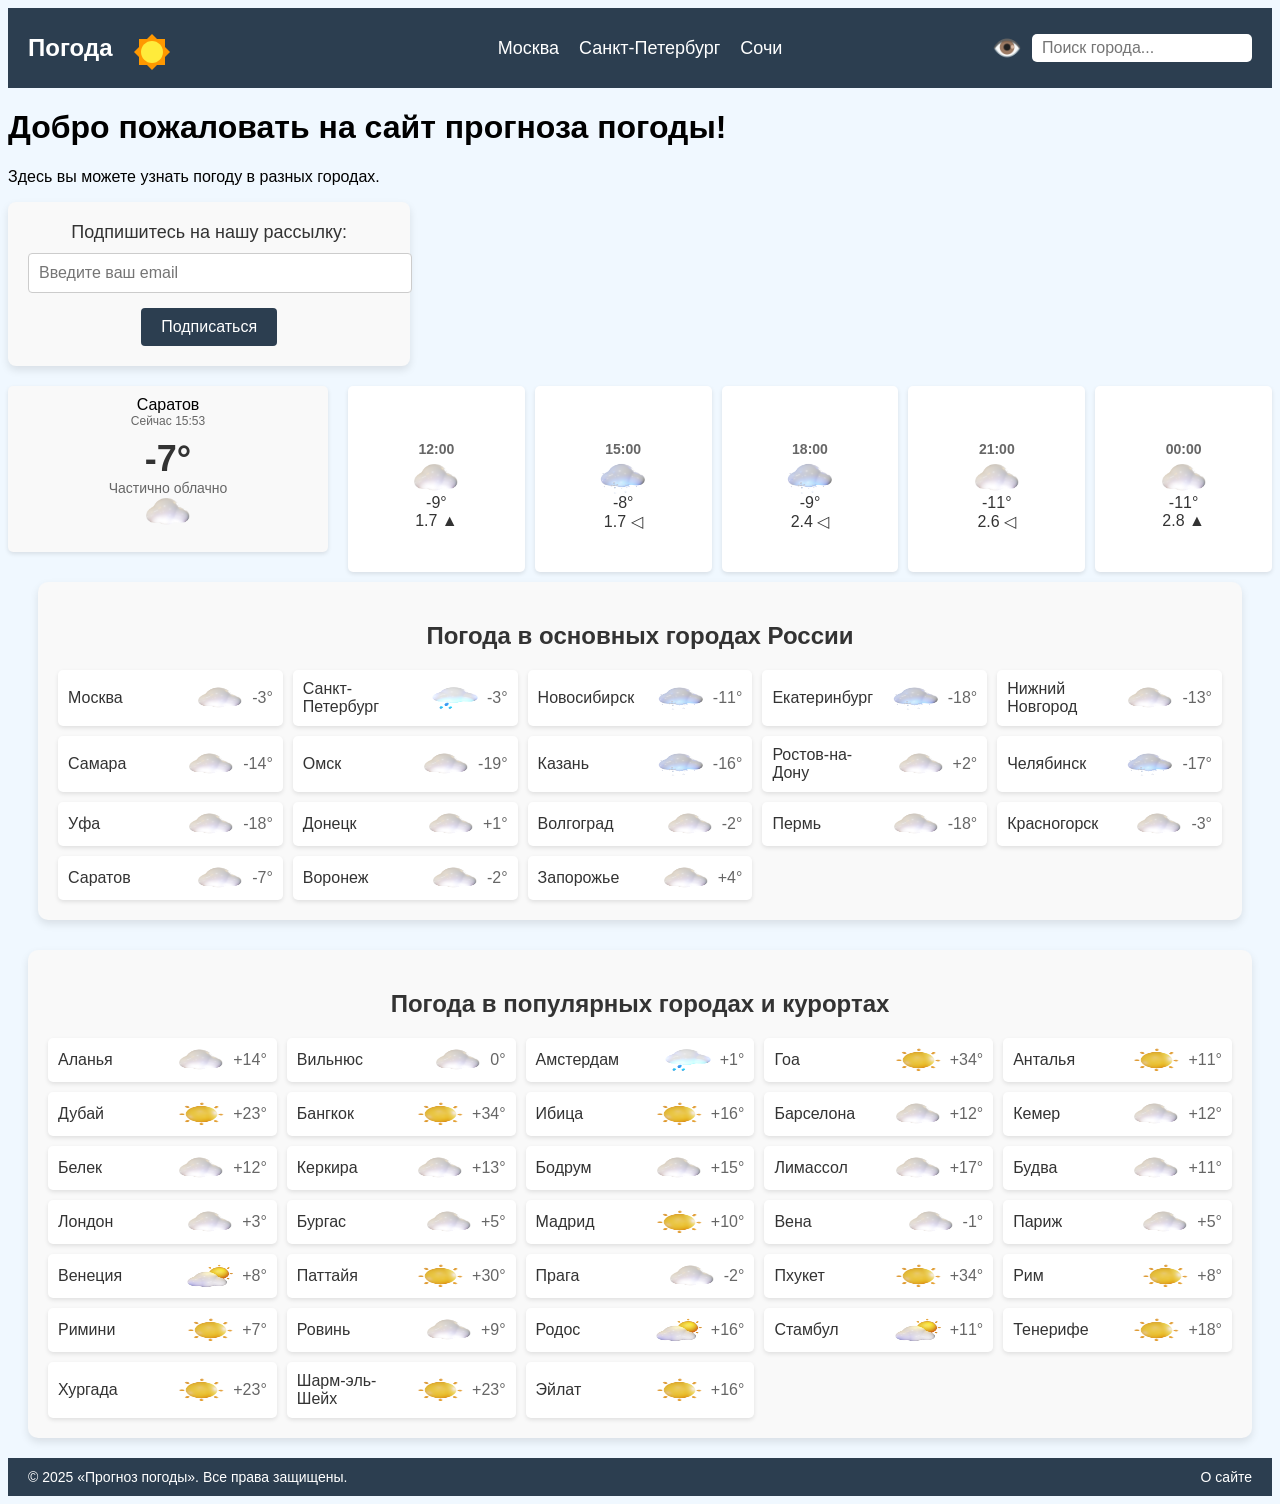
<file: kurs/index.html>
<!DOCTYPE html>
<html lang="en">
<head>
    <meta charset="UTF-8">
    <meta name="viewport" content="width=device-width, initial-scale=1.0">
    <title>Прогноз погоды</title>
    <link rel="stylesheet" href="style.css">
</head>
<body>
    <input type="checkbox" id="accessibilityToggle" hidden>
    <header class="header">
        <div class="logo">
            <a href="index.html">Погода</a>
        </div>
        <div class="header-sun">
            <svg xmlns="http://www.w3.org/2000/svg"  viewBox="0 0 48 48" width="48px" height="48px"><path fill="#FF9800" d="M11 11H37V37H11z"/><path fill="#FF9800" d="M11.272 11.272H36.728V36.728H11.272z" transform="rotate(-45.001 24 24)"/><path fill="#FFEB3B" d="M13,24c0,6.077,4.923,11,11,11c6.076,0,11-4.923,11-11s-4.924-11-11-11C17.923,13,13,17.923,13,24"/></svg>
        </div>
        <nav class="nav">
            <a href="moscow.html">Москва</a>
            <a href="stpeterburg.html">Санкт-Петербург</a>
            <a href="sochi.html">Сочи</a>
        </nav>
        <div class="header-right-group">
            <div class="accessibility">
                <label for="accessibilityToggle" class="accessibility-label" 
                       role="button" 
                       aria-label="Включить режим для слабовидящих">
                    <span>👁️</span>
                </label>
            </div>
            <div class="search">
                <input type="text" placeholder="Поиск города...">
            </div>
        </div>
    </header>

    <div class="content">
        <h1>Добро пожаловать на сайт прогноза погоды!</h1>
        <p>Здесь вы можете узнать погоду в разных городах.</p>
        <div class="subscribe-form">
            <form action="/subscribe" method="POST">
                <label for="email">Подпишитесь на нашу рассылку:</label>
                <input type="email" id="email" name="email" placeholder="Введите ваш email" required>
                <button type="submit">Подписаться</button>
            </form>
        </div>
    </div>

    <div class="weather-container">
        <div class="weather-now-hourly">
            <div class="loc-now">
                <div class="loc-now-t">
                    <div class="loc-now-t-city">Саратов</div>
                    <div class="loc-now-time">Сейчас <span>15:53</span></div>
                </div>
                <div class="loc-now-b">
                    <div class="loc-now-temp">
                        <div class="loc-now-temp-i">
                            <div>-7<span>°</span></div>
                        </div>
                        <div class="loc-now-temp-atm">Частично облачно</div>
                        <img src="icons/cloud/cloud.png" alt="Cloudy" class="weather-icon">
                    </div>
                </div>
            </div>
            <div class="hourly-forecast">
                <div class="hour">
                    <h3>12:00</h3>
                    <img src="icons/cloud/cloud.png" alt="Cloudy" class="weather-icon">
                    <p>-9°</p>
                    <p>1.7 ▲</p>
                </div>
                <div class="hour">
                    <h3>15:00</h3>
                    <img src="icons/cloud/snowy.png" alt="Cloudy" class="weather-icon">
                    <p>-8°</p>
                    <p>1.7 ◁</p>
                </div>
                <div class="hour">
                    <h3>18:00</h3>
                    <img src="icons/cloud/snowy.png" alt="Cloudy" class="weather-icon">
                    <p>-9°</p>
                    <p>2.4 ◁</p>
                </div>
                <div class="hour">
                    <h3>21:00</h3>
                    <img src="icons/cloud/cloud.png" alt="Cloudy" class="weather-icon">
                    <p>-11°</p>
                    <p>2.6 ◁</p>
                </div>
                <div class="hour">
                    <h3>00:00</h3>
                    <img src="icons/cloud/cloud.png" alt="Cloudy" class="weather-icon">
                    <p>-11°</p>
                    <p>2.8 ▲</p>
                </div>
            </div>
        </div>

    <div class="cities-weather">
        <h2>Погода в основных городах России</h2>
        <div class="city-list">
            <div class="city">
                <span class="city-name">Москва</span>
                <img src="icons/cloud/cloud.png" alt="Cloudy" width="48px" height="24px">
                <span class="city-temp">-3°</span>
            </div>
            <div class="city">
                <span class="city-name">Санкт-Петербург</span>
                <img src="icons/cloud/rainy.png" alt="Cloudy" width="48px" height="24px">
                <span class="city-temp">-3°</span>
            </div>
            <div class="city">
                <span class="city-name">Новосибирск</span>
                <img src="icons/cloud/snowy.png" alt="Cloudy" width="48px" height="24px">
                <span class="city-temp">-11°</span>
            </div>
            <div class="city">
                <span class="city-name">Екатеринбург</span>
                <img src="icons/cloud/snowy.png" alt="Cloudy" width="48px" height="24px">
                <span class="city-temp">-18°</span>
            </div>
            <div class="city">
                <span class="city-name">Нижний Новгород</span>
                <img src="icons/cloud/cloud.png" alt="Cloudy" width="48px" height="24px">
                <span class="city-temp">-13°</span>
            </div>
            <div class="city">
                <span class="city-name">Самара</span>
                <img src="icons/cloud/cloud.png" alt="Cloudy" width="48px" height="24px">
                <span class="city-temp">-14°</span>
            </div>
            <div class="city">
                <span class="city-name">Омск</span>
                <img src="icons/cloud/cloud.png" alt="Cloudy" width="48px" height="24px">
                <span class="city-temp">-19°</span>
            </div>
            <div class="city">
                <span class="city-name">Казань</span>
                <img src="icons/cloud/snowy.png" alt="Cloudy" width="48px" height="24px">
                <span class="city-temp">-16°</span>
            </div>
            <div class="city">
                <span class="city-name">Ростов-на-Дону</span>
                <img src="icons/cloud/cloud.png" alt="Cloudy" width="48px" height="24px">
                <span class="city-temp">+2°</span>
            </div>
            <div class="city">
                <span class="city-name">Челябинск</span>
                <img src="icons/cloud/snowy.png" alt="Cloudy" width="48px" height="24px">
                <span class="city-temp">-17°</span>
            </div>
            <div class="city">
                <span class="city-name">Уфа</span>
                <img src="icons/cloud/cloud.png" alt="Cloudy" width="48px" height="24px">
                <span class="city-temp">-18°</span>
            </div>
            <div class="city">
                <span class="city-name">Донецк</span>
                <img src="icons/cloud/cloud.png" alt="Cloudy" width="48px" height="24px">
                <span class="city-temp">+1°</span>
            </div>
            <div class="city">
                <span class="city-name">Волгоград</span>
                <img src="icons/cloud/cloud.png" alt="Cloudy" width="48px" height="24px">
                <span class="city-temp">-2°</span>
            </div>
            <div class="city">
                <span class="city-name">Пермь</span>
                <img src="icons/cloud/cloud.png" alt="Cloudy" width="48px" height="24px">
                <span class="city-temp">-18°</span>
            </div>
            <div class="city">
                <span class="city-name">Красногорск</span>
                <img src="icons/cloud/cloud.png" alt="Cloudy" width="48px" height="24px">
                <span class="city-temp">-3°</span>
            </div>
            <div class="city">
                <span class="city-name">Саратов</span>
                <img src="icons/cloud/cloud.png" alt="Cloudy" width="48px" height="24px">
                <span class="city-temp">-7°</span>
            </div>
            <div class="city">
                <span class="city-name">Воронеж</span>
                <img src="icons/cloud/cloud.png" alt="Cloudy" width="48px" height="24px">
                <span class="city-temp">-2°</span>
            </div>
            <div class="city">
                <span class="city-name">Запорожье</span>
                <img src="icons/cloud/cloud.png" alt="Cloudy" width="48px" height="24px">
                <span class="city-temp">+4°</span>
            </div>
        </div>
    </div>

    <div class="popular-cities">
        <h2>Погода в популярных городах и курортах</h2>
        <div class="city-list">
            <div class="city">
                <span class="city-name">Аланья</span>
                <img src="icons/cloud/cloud.png" alt="Cloudy" width="48px" height="24px">
                <span class="city-temp">+14°</span>
            </div>
            <div class="city">
                <span class="city-name">Вильнюс</span>
                <img src="icons/cloud/cloud.png" alt="Cloudy" width="48px" height="24px">
                <span class="city-temp">0°</span>
            </div>
            <div class="city">
                <span class="city-name">Амстердам</span>
                <img src="icons/cloud/rainy.png" alt="Cloudy" width="48px" height="24px">
                <span class="city-temp">+1°</span>
            </div>
            <div class="city">
                <span class="city-name">Гоа</span>
                <img src="icons/sun/sunny.png" alt="Cloudy" width="48px" height="24px">
                <span class="city-temp">+34°</span>
            </div>
            <div class="city">
                <span class="city-name">Анталья</span>
                <img src="icons/sun/sunny.png" alt="Cloudy" width="48px" height="24px">
                <span class="city-temp">+11°</span>
            </div>
            <div class="city">
                <span class="city-name">Дубай</span>
                <img src="icons/sun/sunny.png" alt="Cloudy" width="48px" height="24px">
                <span class="city-temp">+23°</span>
            </div>
            <div class="city">
                <span class="city-name">Бангкок</span>
                <img src="icons/sun/sunny.png" alt="Cloudy" width="48px" height="24px">
                <span class="city-temp">+34°</span>
            </div>
            <div class="city">
                <span class="city-name">Ибица</span>
                <img src="icons/sun/sunny.png" alt="Cloudy" width="48px" height="24px">
                <span class="city-temp">+16°</span>
            </div>
            <div class="city">
                <span class="city-name">Барселона</span>
                <img src="icons/cloud/cloud.png" alt="Cloudy" width="48px" height="24px">
                <span class="city-temp">+12°</span>
            </div>
            <div class="city">
                <span class="city-name">Кемер</span>
                <img src="icons/cloud/cloud.png" alt="Cloudy" width="48px" height="24px">
                <span class="city-temp">+12°</span>
            </div>
            <div class="city">
                <span class="city-name">Белек</span>
                <img src="icons/cloud/cloud.png" alt="Cloudy" width="48px" height="24px">
                <span class="city-temp">+12°</span>
            </div>
            <div class="city">
                <span class="city-name">Керкира</span>
                <img src="icons/cloud/cloud.png" alt="Cloudy" width="48px" height="24px">
                <span class="city-temp">+13°</span>
            </div>
            <div class="city">
                <span class="city-name">Бодрум</span>
                <img src="icons/cloud/cloud.png" alt="Cloudy" width="48px" height="24px">
                <span class="city-temp">+15°</span>
            </div>
            <div class="city">
                <span class="city-name">Лимассол</span>
                <img src="icons/cloud/cloud.png" alt="Cloudy" width="48px" height="24px">
                <span class="city-temp">+17°</span>
            </div>
            <div class="city">
                <span class="city-name">Будва</span>
                <img src="icons/cloud/cloud.png" alt="Cloudy" width="48px" height="24px">
                <span class="city-temp">+11°</span>
            </div>
            <div class="city">
                <span class="city-name">Лондон</span>
                <img src="icons/cloud/cloud.png" alt="Cloudy" width="48px" height="24px">
                <span class="city-temp">+3°</span>
            </div>
            <div class="city">
                <span class="city-name">Бургас</span>
                <img src="icons/cloud/cloud.png" alt="Cloudy" width="48px" height="24px">
                <span class="city-temp">+5°</span>
            </div>
            <div class="city">
                <span class="city-name">Мадрид</span>
                <img src="icons/sun/sunny.png" alt="Cloudy" width="48px" height="24px">
                <span class="city-temp">+10°</span>
            </div>
            <div class="city">
                <span class="city-name">Вена</span>
                <img src="icons/cloud/cloud.png" alt="Cloudy" width="48px" height="24px">
                <span class="city-temp">-1°</span>
            </div>
            <div class="city">
                <span class="city-name">Париж</span>
                <img src="icons/cloud/cloud.png" alt="Cloudy" width="48px" height="24px">
                <span class="city-temp">+5°</span>
            </div>
            <div class="city">
                <span class="city-name">Венеция</span>
                <img src="icons/sun/cloudy.png" alt="Cloudy" width="48px" height="24px">
                <span class="city-temp">+8°</span>
            </div>
            <div class="city">
                <span class="city-name">Паттайя</span>
                <img src="icons/sun/sunny.png" alt="Cloudy" width="48px" height="24px">
                <span class="city-temp">+30°</span>
            </div>
            <div class="city">
                <span class="city-name">Прага</span>
                <img src="icons/cloud/cloud.png" alt="Cloudy" width="48px" height="24px">
                <span class="city-temp">-2°</span>
            </div>
            <div class="city">
                <span class="city-name">Пхукет</span>
                <img src="icons/sun/sunny.png" alt="Cloudy" width="48px" height="24px">
                <span class="city-temp">+34°</span>
            </div>
            <div class="city">
                <span class="city-name">Рим</span>
                <img src="icons/sun/sunny.png" alt="Cloudy" width="48px" height="24px">
                <span class="city-temp">+8°</span>
            </div>
            <div class="city">
                <span class="city-name">Римини</span>
                <img src="icons/sun/sunny.png" alt="Cloudy" width="48px" height="24px">
                <span class="city-temp">+7°</span>
            </div>
            <div class="city">
                <span class="city-name">Ровинь</span>
                <img src="icons/cloud/cloud.png" alt="Cloudy" width="48px" height="24px">
                <span class="city-temp">+9°</span>
            </div>
            <div class="city">
                <span class="city-name">Родос</span>
                <img src="icons/sun/cloudy.png" alt="Cloudy" width="48px" height="24px">
                <span class="city-temp">+16°</span>
            </div>
            <div class="city">
                <span class="city-name">Стамбул</span>
                <img src="icons/sun/cloudy.png" alt="Cloudy" width="48px" height="24px">
                <span class="city-temp">+11°</span>
            </div>
            <div class="city">
                <span class="city-name">Тенерифе</span>
                <img src="icons/sun/sunny.png" alt="Cloudy" width="48px" height="24px">
                <span class="city-temp">+18°</span>
            </div>
            <div class="city">
                <span class="city-name">Хургада</span>
                <img src="icons/sun/sunny.png" alt="Cloudy" width="48px" height="24px">
                <span class="city-temp">+23°</span>
            </div>
            <div class="city">
                <span class="city-name">Шарм-эль-Шейх</span>
                <img src="icons/sun/sunny.png" alt="Cloudy" width="48px" height="24px">
                <span class="city-temp">+23°</span>
            </div>
            <div class="city">
                <span class="city-name">Эйлат</span>
                <img src="icons/sun/sunny.png" alt="Cloudy" width="48px" height="24px">
                <span class="city-temp">+16°</span>
            </div>
        </div>
    </div>

    <footer class="footer">
        <div class="copyright">
            © 2025 «Прогноз погоды». Все права защищены.
        </div>
        <div class="about">
            <a href="site.html">О сайте</a>
        </div>
    </footer>
</body>
</html>
</file>
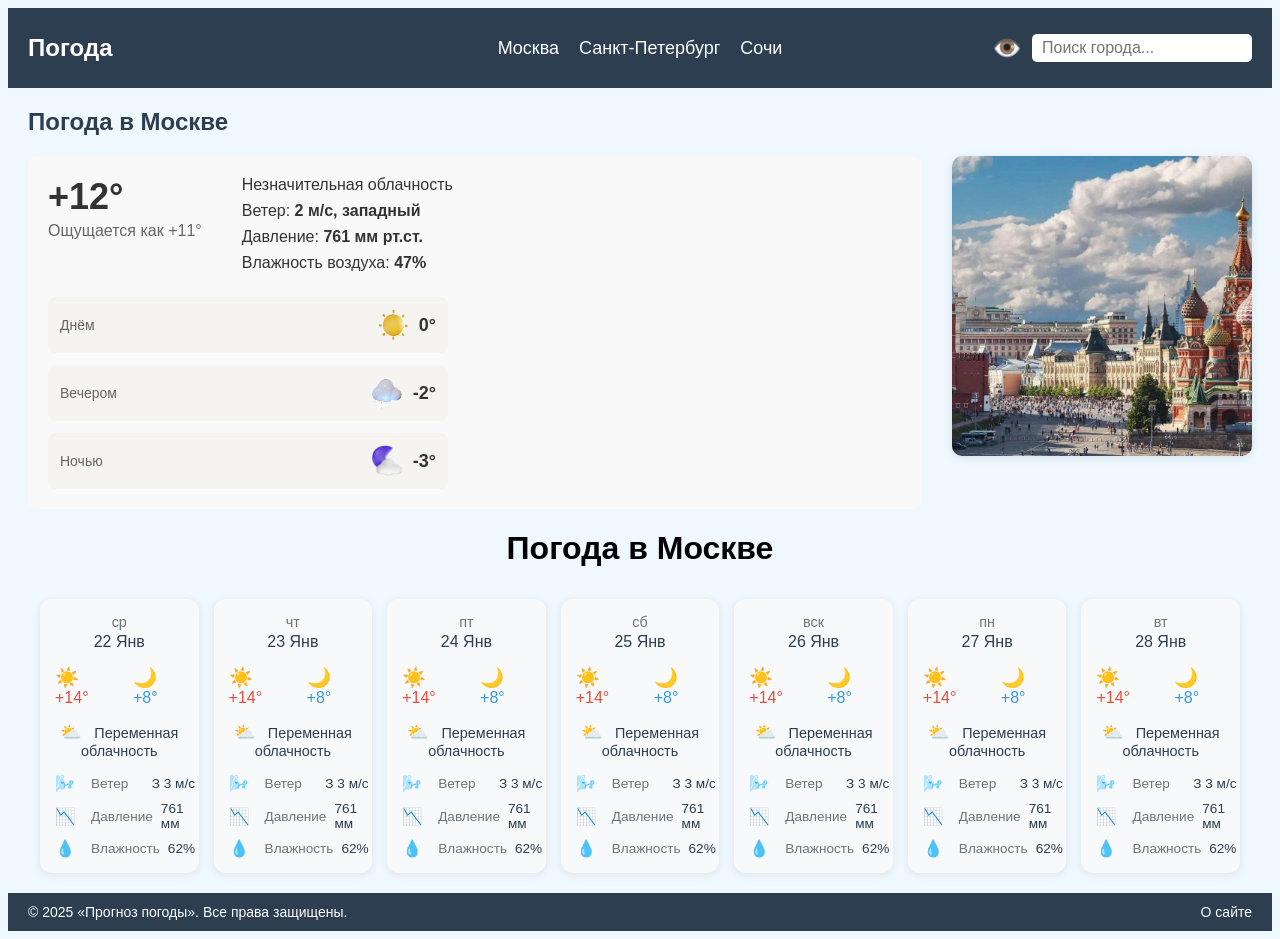
<file: kurs/moscow.html>
<!DOCTYPE html>
<html lang="en">
<head>
    <meta charset="UTF-8">
    <meta name="viewport" content="width=device-width, initial-scale=1.0">
    <title>Прогноз погоды в Москве</title>
    <link rel="stylesheet" href="style.css">
    <link rel="stylesheet" href="city.css">
</head>
<body>
  <input type="checkbox" id="accessibilityToggle" hidden>
    <header class="header">
        <div class="logo">
            <a href="index.html">Погода</a>
        </div>
        <nav class="nav">
            <a href="moscow.html">Москва</a>
            <a href="stpeterburg.html">Санкт-Петербург</a>
            <a href="sochi.html">Сочи</a>
        </nav>
        <div class="header-right-group">
          <div class="accessibility">
              <label for="accessibilityToggle" class="accessibility-label" 
                     role="button" 
                     aria-label="Включить режим для слабовидящих">
                  <span>👁️</span>
              </label>
          </div>
          <div class="search">
              <input type="text" placeholder="Поиск города...">
          </div>
      </div>
    </header>

    <div class="pgname">
        <span>Погода в Москве</span>
    </div>

    <div class="weather-main">
        <div class="last-report">
            <div class="current-temp">
                <div class="temp-block">
                    <span class="temp">+12°</span>
                    <span class="apparent">Ощущается как +11°</span>
                </div>
                
                <ul class="weather-conditions">
                    <li class="condition-descr">Незначительная облачность</li>
                    <li>Ветер: <span class="weather-value">2 м/с, западный</span></li>
                    <li>Давление: <span class="weather-value">761 мм рт.ст.</span></li>
                    <li>Влажность воздуха: <span class="weather-value">47%</span></li>
                </ul>
            </div>

            <div class="ext forecast">
                <ul>
                    <li class="ext-item">
                        <div class="ext-wrap">
                            <span class="ext-time">Днём</span>
                            <div class="icon-temp">
                                <img src="icons/sun/sunny.png" alt="Sunny" class="weather-icon">
                                <span class="ext-cond">0°</span>
                            </div>
                        </div>
                    </li>
                    <li class="ext-item">
                        <div class="ext-wrap">
                            <span class="ext-time">Вечером</span>
                            <div class="icon-temp">
                                <img src="icons/cloud/snowy.png" alt="Sunny" class="weather-icon">
                                <span class="ext-cond">-2°</span>
                            </div>
                        </div>
                    </li>
                    <li class="ext-item">
                        <div class="ext-wrap">
                            <span class="ext-time">Ночью</span>
                            <div class="icon-temp">
                                <img src="icons/moon/cloud.png" alt="Sunny" class="weather-icon">
                                <span class="ext-cond">-3°</span>
                            </div>
                        </div>
                    </li>
                </ul>
            </div>
        </div>

        <img src="moscowfoto.jpg" alt="Москва" class="city-photo">
    </div>

    <h1 class="weather-header">Погода в Москве</h1>
<div class="weather-container">
  <!-- Повторяющийся блок для каждого дня -->
  <div class="weather-card">
    <div class="weather-header">
      <div class="day-abbr" title="Среда">ср</div>
      <div class="date">22 Янв</div>
    </div>
    
    <div class="temperature">
      <div class="day-temp">
        <span class="icon">☀️</span>
        <span class="value">+14°</span>
      </div>
      <div class="night-temp">
        <span class="icon">🌙</span>
        <span class="value">+8°</span>
      </div>
    </div>

    <div class="weather-status">
      <span class="icon">⛅</span>
      Переменная облачность
    </div>

    <div class="weather-details">
      <div class="detail-item">
        <span class="icon">🌬️</span>
        <span class="label">Ветер</span>
        <span class="value">З 3 м/с</span>
      </div>
      <div class="detail-item">
        <span class="icon">📉</span>
        <span class="label">Давление</span>
        <span class="value">761 мм</span>
      </div>
      <div class="detail-item">
        <span class="icon">💧</span>
        <span class="label">Влажность</span>
        <span class="value">62%</span>
      </div>
    </div>
  </div>
  <div class="weather-card">
    <div class="weather-header">
      <div class="day-abbr" title="Четверг">чт</div>
      <div class="date">23 Янв</div>
    </div>
    
    <div class="temperature">
      <div class="day-temp">
        <span class="icon">☀️</span>
        <span class="value">+14°</span>
      </div>
      <div class="night-temp">
        <span class="icon">🌙</span>
        <span class="value">+8°</span>
      </div>
    </div>

    <div class="weather-status">
      <span class="icon">⛅</span>
      Переменная облачность
    </div>

    <div class="weather-details">
      <div class="detail-item">
        <span class="icon">🌬️</span>
        <span class="label">Ветер</span>
        <span class="value">З 3 м/с</span>
      </div>
      <div class="detail-item">
        <span class="icon">📉</span>
        <span class="label">Давление</span>
        <span class="value">761 мм</span>
      </div>
      <div class="detail-item">
        <span class="icon">💧</span>
        <span class="label">Влажность</span>
        <span class="value">62%</span>
      </div>
    </div>
  </div>
  <div class="weather-card">
    <div class="weather-header">
      <div class="day-abbr" title="Пятница">пт</div>
      <div class="date">24 Янв</div>
    </div>
    
    <div class="temperature">
      <div class="day-temp">
        <span class="icon">☀️</span>
        <span class="value">+14°</span>
      </div>
      <div class="night-temp">
        <span class="icon">🌙</span>
        <span class="value">+8°</span>
      </div>
    </div>

    <div class="weather-status">
      <span class="icon">⛅</span>
      Переменная облачность
    </div>

    <div class="weather-details">
      <div class="detail-item">
        <span class="icon">🌬️</span>
        <span class="label">Ветер</span>
        <span class="value">З 3 м/с</span>
      </div>
      <div class="detail-item">
        <span class="icon">📉</span>
        <span class="label">Давление</span>
        <span class="value">761 мм</span>
      </div>
      <div class="detail-item">
        <span class="icon">💧</span>
        <span class="label">Влажность</span>
        <span class="value">62%</span>
      </div>
    </div>
  </div>
  <div class="weather-card">
    <div class="weather-header">
      <div class="day-abbr" title="Суббота">сб</div>
      <div class="date">25 Янв</div>
    </div>
    
    <div class="temperature">
      <div class="day-temp">
        <span class="icon">☀️</span>
        <span class="value">+14°</span>
      </div>
      <div class="night-temp">
        <span class="icon">🌙</span>
        <span class="value">+8°</span>
      </div>
    </div>

    <div class="weather-status">
      <span class="icon">⛅</span>
      Переменная облачность
    </div>

    <div class="weather-details">
      <div class="detail-item">
        <span class="icon">🌬️</span>
        <span class="label">Ветер</span>
        <span class="value">З 3 м/с</span>
      </div>
      <div class="detail-item">
        <span class="icon">📉</span>
        <span class="label">Давление</span>
        <span class="value">761 мм</span>
      </div>
      <div class="detail-item">
        <span class="icon">💧</span>
        <span class="label">Влажность</span>
        <span class="value">62%</span>
      </div>
    </div>
  </div>
  <div class="weather-card">
    <div class="weather-header">
      <div class="day-abbr" title="Воскресенье">вск</div>
      <div class="date">26 Янв</div>
    </div>
    
    <div class="temperature">
      <div class="day-temp">
        <span class="icon">☀️</span>
        <span class="value">+14°</span>
      </div>
      <div class="night-temp">
        <span class="icon">🌙</span>
        <span class="value">+8°</span>
      </div>
    </div>

    <div class="weather-status">
      <span class="icon">⛅</span>
      Переменная облачность
    </div>

    <div class="weather-details">
      <div class="detail-item">
        <span class="icon">🌬️</span>
        <span class="label">Ветер</span>
        <span class="value">З 3 м/с</span>
      </div>
      <div class="detail-item">
        <span class="icon">📉</span>
        <span class="label">Давление</span>
        <span class="value">761 мм</span>
      </div>
      <div class="detail-item">
        <span class="icon">💧</span>
        <span class="label">Влажность</span>
        <span class="value">62%</span>
      </div>
    </div>
  </div>
  <div class="weather-card">
    <div class="weather-header">
      <div class="day-abbr" title="Понедельник">пн</div>
      <div class="date">27 Янв</div>
    </div>
    
    <div class="temperature">
      <div class="day-temp">
        <span class="icon">☀️</span>
        <span class="value">+14°</span>
      </div>
      <div class="night-temp">
        <span class="icon">🌙</span>
        <span class="value">+8°</span>
      </div>
    </div>

    <div class="weather-status">
      <span class="icon">⛅</span>
      Переменная облачность
    </div>

    <div class="weather-details">
      <div class="detail-item">
        <span class="icon">🌬️</span>
        <span class="label">Ветер</span>
        <span class="value">З 3 м/с</span>
      </div>
      <div class="detail-item">
        <span class="icon">📉</span>
        <span class="label">Давление</span>
        <span class="value">761 мм</span>
      </div>
      <div class="detail-item">
        <span class="icon">💧</span>
        <span class="label">Влажность</span>
        <span class="value">62%</span>
      </div>
    </div>
  </div>
  <div class="weather-card">
    <div class="weather-header">
      <div class="day-abbr" title="Вторник">вт</div>
      <div class="date">28 Янв</div>
    </div>
    
    <div class="temperature">
      <div class="day-temp">
        <span class="icon">☀️</span>
        <span class="value">+14°</span>
      </div>
      <div class="night-temp">
        <span class="icon">🌙</span>
        <span class="value">+8°</span>
      </div>
    </div>

    <div class="weather-status">
      <span class="icon">⛅</span>
      Переменная облачность
    </div>

    <div class="weather-details">
      <div class="detail-item">
        <span class="icon">🌬️</span>
        <span class="label">Ветер</span>
        <span class="value">З 3 м/с</span>
      </div>
      <div class="detail-item">
        <span class="icon">📉</span>
        <span class="label">Давление</span>
        <span class="value">761 мм</span>
      </div>
      <div class="detail-item">
        <span class="icon">💧</span>
        <span class="label">Влажность</span>
        <span class="value">62%</span>
      </div>
    </div>
    
  </div>
  
</div>
    <footer class="footer">
        <div class="copyright">
            © 2025 «Прогноз погоды». Все права защищены.
        </div>
        <div class="about">
            <a href="site.html">О сайте</a>
        </div>
    </footer>
</body>
</html>
</file>
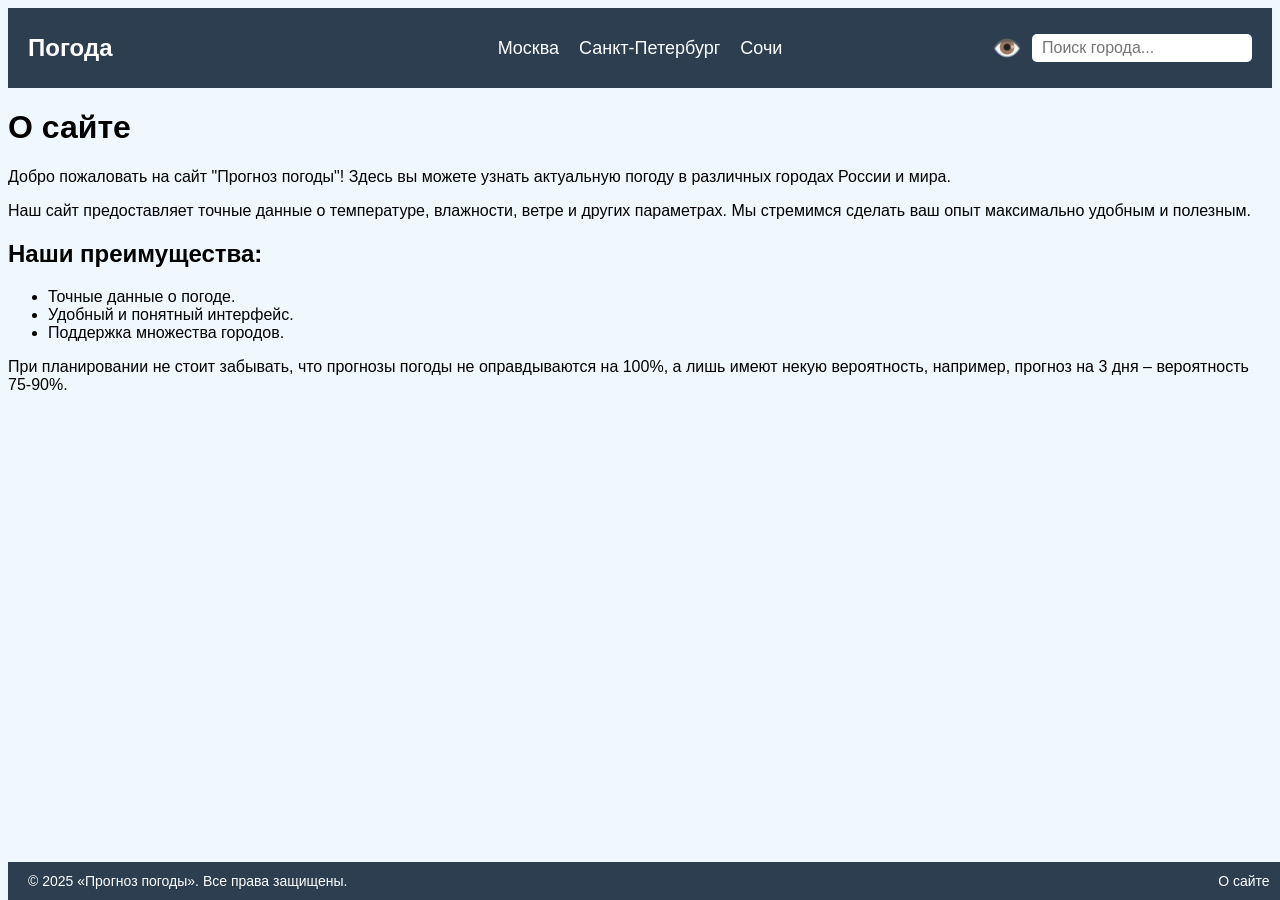
<file: kurs/site.html>
<!DOCTYPE html>
<html lang="en">
<head>
    <meta charset="UTF-8">
    <meta name="viewport" content="width=device-width, initial-scale=1.0">
    <title>О проекте</title>
    <link rel="stylesheet" href="style.css">
    <style>.footer{position: fixed;bottom: 0;width: 97%;}</style>
</head>
<body>
    <input type="checkbox" id="accessibilityToggle" hidden>
    <header class="header">
        <div class="logo">
            <a href="index.html">Погода</a>
        </div>

        <nav class="nav">
            <a href="moscow.html">Москва</a>
            <a href="stpeterburg.html">Санкт-Петербург</a>
            <a href="sochi.html">Сочи</a>
        </nav>

        <div class="header-right-group">
            <div class="accessibility">
                <label for="accessibilityToggle" class="accessibility-label" 
                       role="button" 
                       aria-label="Включить режим для слабовидящих">
                    <span>👁️</span>
                </label>
            </div>
            <div class="search">
                <input type="text" placeholder="Поиск города...">
            </div>
        </div>
    </header>
    <main class="about-content">
        <h1>О сайте</h1>
        <p>
            Добро пожаловать на сайт "Прогноз погоды"! Здесь вы можете узнать актуальную погоду в различных городах России и мира.
        </p>
        <p>
            Наш сайт предоставляет точные данные о температуре, влажности, ветре и других параметрах. Мы стремимся сделать ваш опыт максимально удобным и полезным.
        </p>
        <h2>Наши преимущества:</h2>
        <ul>
            <li>Точные данные о погоде.</li>
            <li>Удобный и понятный интерфейс.</li>
            <li>Поддержка множества городов.</li>
        </ul>
        <p>При планировании не стоит забывать, что прогнозы погоды не оправдываются на 100%, а лишь имеют некую вероятность, например, прогноз на 3 дня – вероятность 75-90%.</p>
    </main>
    <footer class="footer">
        <div class="copyright">
            © 2025 «Прогноз погоды». Все права защищены.
        </div>
        <div class="about">
            <a href="site.html">О сайте</a>
        </div>
    </footer>
</body>
</html>
</file>
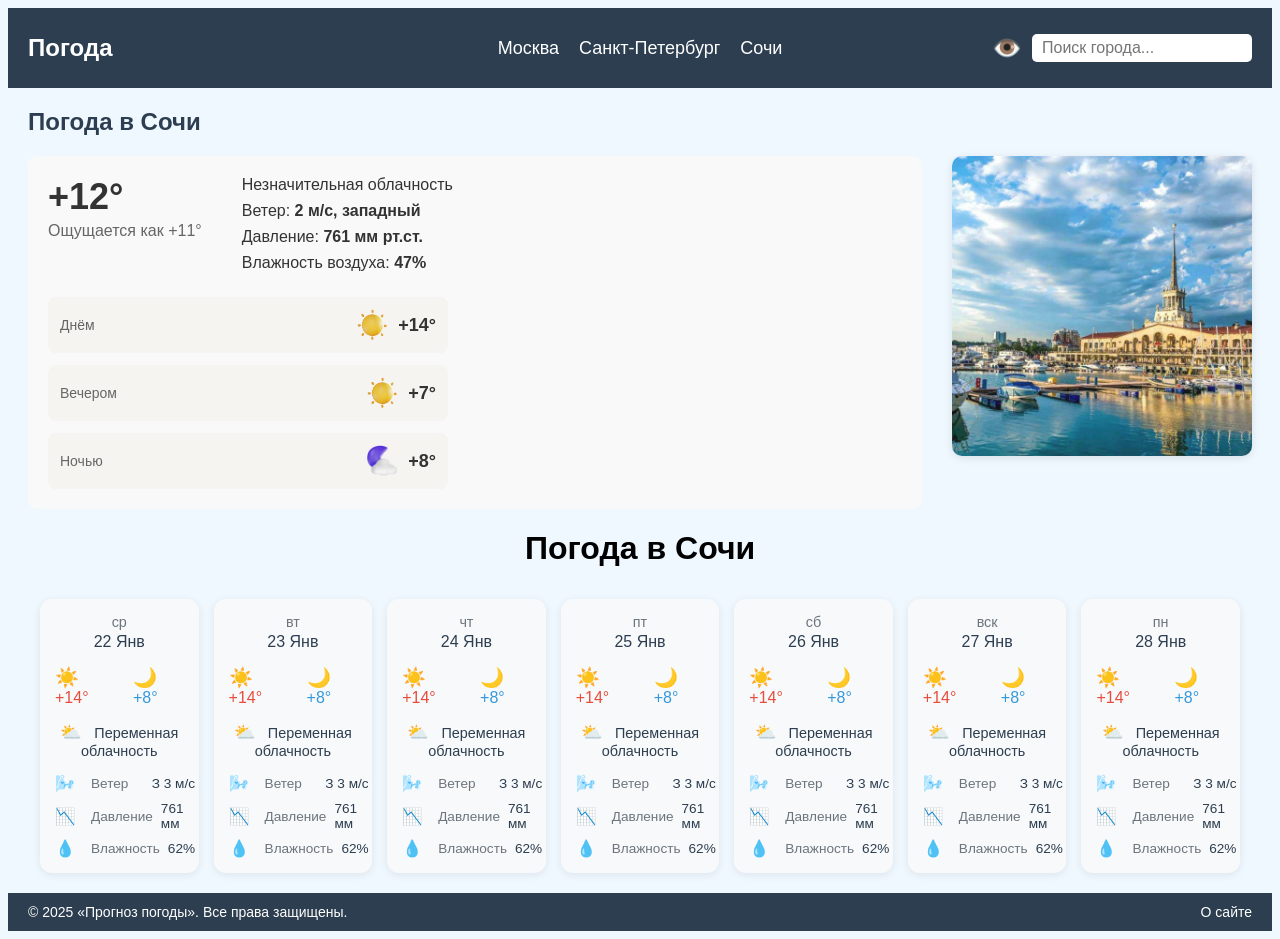
<file: kurs/sochi.html>
<!DOCTYPE html>
<html lang="ru">
<head>
    <meta charset="UTF-8">
    <meta name="viewport" content="width=device-width, initial-scale=1.0">
    <title>Прогноз погоды в Сочи</title>
    <link rel="stylesheet" href="style.css">
    <link rel="stylesheet" href="city.css">
</head>
<body>
  <input type="checkbox" id="accessibilityToggle" hidden>
    <header class="header">
        <div class="logo">
            <a href="index.html">Погода</a>
        </div>
        <nav class="nav">
            <a href="moscow.html">Москва</a>
            <a href="stpeterburg.html">Санкт-Петербург</a>
            <a href="sochi.html">Сочи</a>
        </nav>
        <div class="header-right-group">
          <div class="accessibility">
              <label for="accessibilityToggle" class="accessibility-label" 
                     role="button" 
                     aria-label="Включить режим для слабовидящих">
                  <span>👁️</span>
              </label>
          </div>
          <div class="search">
              <input type="text" placeholder="Поиск города...">
          </div>
      </div>
    </header>

    <div class="pgname"><span>Погода в Сочи</span></div>

    <div class="weather-main">
        <div class="last-report">
            <div class="current-temp">
                <div class="temp-block">
                    <span class="temp">+12°</span>
                    <span class="apparent">Ощущается как +11°</span>
                </div>
                
                <ul class="weather-conditions">
                    <li class="condition-descr">Незначительная облачность</li>
                    <li>Ветер: <span class="weather-value">2 м/с, западный</span></li>
                    <li>Давление: <span class="weather-value">761 мм рт.ст.</span></li>
                    <li>Влажность воздуха: <span class="weather-value">47%</span></li>
                </ul>
            </div>

            <div class="ext forecast">
                <ul>
                    <li class="ext-item">
                        <div class="ext-wrap">
                            <span class="ext-time">Днём</span>
                            <div class="icon-temp">
                                <img src="icons/sun/sunny.png" alt="Sunny" class="weather-icon">
                                <span class="ext-cond">+14°</span>
                            </div>
                        </div>
                    </li>
                    <li class="ext-item">
                        <div class="ext-wrap">
                            <span class="ext-time">Вечером</span>
                            <div class="icon-temp">
                                <img src="icons/sun/sunny.png" alt="Sunny" class="weather-icon">
                                <span class="ext-cond">+7°</span>
                            </div>
                        </div>
                    </li>
                    <li class="ext-item">
                        <div class="ext-wrap">
                            <span class="ext-time">Ночью</span>
                            <div class="icon-temp">
                                <img src="icons/moon/cloud.png" alt="Moon" class="weather-icon">
                                <span class="ext-cond">+8°</span>
                            </div>
                        </div>
                    </li>
                </ul>
            </div>
        </div>

        <img src="sochi.jpg" alt="Сочи" class="city-photo">
    </div>


    <h1 class="weather-header">Погода в Сочи</h1>
<div class="weather-container">
  <!-- Повторяющийся блок для каждого дня -->
  <div class="weather-card">
    <div class="weather-header">
      <div class="day-abbr" title="Среда">ср</div>
      <div class="date">22 Янв</div>
    </div>
    
    <div class="temperature">
      <div class="day-temp">
        <span class="icon">☀️</span>
        <span class="value">+14°</span>
      </div>
      <div class="night-temp">
        <span class="icon">🌙</span>
        <span class="value">+8°</span>
      </div>
    </div>

    <div class="weather-status">
      <span class="icon">⛅</span>
      Переменная облачность
    </div>

    <div class="weather-details">
      <div class="detail-item">
        <span class="icon">🌬️</span>
        <span class="label">Ветер</span>
        <span class="value">З 3 м/с</span>
      </div>
      <div class="detail-item">
        <span class="icon">📉</span>
        <span class="label">Давление</span>
        <span class="value">761 мм</span>
      </div>
      <div class="detail-item">
        <span class="icon">💧</span>
        <span class="label">Влажность</span>
        <span class="value">62%</span>
      </div>
    </div>
  </div>
  <div class="weather-card">
    <div class="weather-header">
      <div class="day-abbr" title="Вторник">вт</div>
      <div class="date">23 Янв</div>
    </div>
    
    <div class="temperature">
      <div class="day-temp">
        <span class="icon">☀️</span>
        <span class="value">+14°</span>
      </div>
      <div class="night-temp">
        <span class="icon">🌙</span>
        <span class="value">+8°</span>
      </div>
    </div>

    <div class="weather-status">
      <span class="icon">⛅</span>
      Переменная облачность
    </div>

    <div class="weather-details">
      <div class="detail-item">
        <span class="icon">🌬️</span>
        <span class="label">Ветер</span>
        <span class="value">З 3 м/с</span>
      </div>
      <div class="detail-item">
        <span class="icon">📉</span>
        <span class="label">Давление</span>
        <span class="value">761 мм</span>
      </div>
      <div class="detail-item">
        <span class="icon">💧</span>
        <span class="label">Влажность</span>
        <span class="value">62%</span>
      </div>
    </div>
  </div>
  <div class="weather-card">
    <div class="weather-header">
      <div class="day-abbr" title="Четверг">чт</div>
      <div class="date">24 Янв</div>
    </div>
    
    <div class="temperature">
      <div class="day-temp">
        <span class="icon">☀️</span>
        <span class="value">+14°</span>
      </div>
      <div class="night-temp">
        <span class="icon">🌙</span>
        <span class="value">+8°</span>
      </div>
    </div>

    <div class="weather-status">
      <span class="icon">⛅</span>
      Переменная облачность
    </div>

    <div class="weather-details">
      <div class="detail-item">
        <span class="icon">🌬️</span>
        <span class="label">Ветер</span>
        <span class="value">З 3 м/с</span>
      </div>
      <div class="detail-item">
        <span class="icon">📉</span>
        <span class="label">Давление</span>
        <span class="value">761 мм</span>
      </div>
      <div class="detail-item">
        <span class="icon">💧</span>
        <span class="label">Влажность</span>
        <span class="value">62%</span>
      </div>
    </div>
  </div>
  <div class="weather-card">
    <div class="weather-header">
      <div class="day-abbr" title="Пятница">пт</div>
      <div class="date">25 Янв</div>
    </div>
    
    <div class="temperature">
      <div class="day-temp">
        <span class="icon">☀️</span>
        <span class="value">+14°</span>
      </div>
      <div class="night-temp">
        <span class="icon">🌙</span>
        <span class="value">+8°</span>
      </div>
    </div>

    <div class="weather-status">
      <span class="icon">⛅</span>
      Переменная облачность
    </div>

    <div class="weather-details">
      <div class="detail-item">
        <span class="icon">🌬️</span>
        <span class="label">Ветер</span>
        <span class="value">З 3 м/с</span>
      </div>
      <div class="detail-item">
        <span class="icon">📉</span>
        <span class="label">Давление</span>
        <span class="value">761 мм</span>
      </div>
      <div class="detail-item">
        <span class="icon">💧</span>
        <span class="label">Влажность</span>
        <span class="value">62%</span>
      </div>
    </div>
  </div>
  <div class="weather-card">
    <div class="weather-header">
      <div class="day-abbr" title="Суббота">сб</div>
      <div class="date">26 Янв</div>
    </div>
    
    <div class="temperature">
      <div class="day-temp">
        <span class="icon">☀️</span>
        <span class="value">+14°</span>
      </div>
      <div class="night-temp">
        <span class="icon">🌙</span>
        <span class="value">+8°</span>
      </div>
    </div>

    <div class="weather-status">
      <span class="icon">⛅</span>
      Переменная облачность
    </div>

    <div class="weather-details">
      <div class="detail-item">
        <span class="icon">🌬️</span>
        <span class="label">Ветер</span>
        <span class="value">З 3 м/с</span>
      </div>
      <div class="detail-item">
        <span class="icon">📉</span>
        <span class="label">Давление</span>
        <span class="value">761 мм</span>
      </div>
      <div class="detail-item">
        <span class="icon">💧</span>
        <span class="label">Влажность</span>
        <span class="value">62%</span>
      </div>
    </div>
  </div>
  <div class="weather-card">
    <div class="weather-header">
      <div class="day-abbr" title="Воскресенье">вск</div>
      <div class="date">27 Янв</div>
    </div>
    
    <div class="temperature">
      <div class="day-temp">
        <span class="icon">☀️</span>
        <span class="value">+14°</span>
      </div>
      <div class="night-temp">
        <span class="icon">🌙</span>
        <span class="value">+8°</span>
      </div>
    </div>

    <div class="weather-status">
      <span class="icon">⛅</span>
      Переменная облачность
    </div>

    <div class="weather-details">
      <div class="detail-item">
        <span class="icon">🌬️</span>
        <span class="label">Ветер</span>
        <span class="value">З 3 м/с</span>
      </div>
      <div class="detail-item">
        <span class="icon">📉</span>
        <span class="label">Давление</span>
        <span class="value">761 мм</span>
      </div>
      <div class="detail-item">
        <span class="icon">💧</span>
        <span class="label">Влажность</span>
        <span class="value">62%</span>
      </div>
    </div>
  </div>
  <div class="weather-card">
    <div class="weather-header">
      <div class="day-abbr" title="Понедельник">пн</div>
      <div class="date">28 Янв</div>
    </div>
    
    <div class="temperature">
      <div class="day-temp">
        <span class="icon">☀️</span>
        <span class="value">+14°</span>
      </div>
      <div class="night-temp">
        <span class="icon">🌙</span>
        <span class="value">+8°</span>
      </div>
    </div>

    <div class="weather-status">
      <span class="icon">⛅</span>
      Переменная облачность
    </div>

    <div class="weather-details">
      <div class="detail-item">
        <span class="icon">🌬️</span>
        <span class="label">Ветер</span>
        <span class="value">З 3 м/с</span>
      </div>
      <div class="detail-item">
        <span class="icon">📉</span>
        <span class="label">Давление</span>
        <span class="value">761 мм</span>
      </div>
      <div class="detail-item">
        <span class="icon">💧</span>
        <span class="label">Влажность</span>
        <span class="value">62%</span>
      </div>
    </div>
  </div>
</div>
<footer class="footer">
    <div class="copyright">
        © 2025 «Прогноз погоды». Все права защищены.
    </div>
    <div class="about">
        <a href="site.html">О сайте</a>
    </div>
</footer>
</body>
</html>
</file>
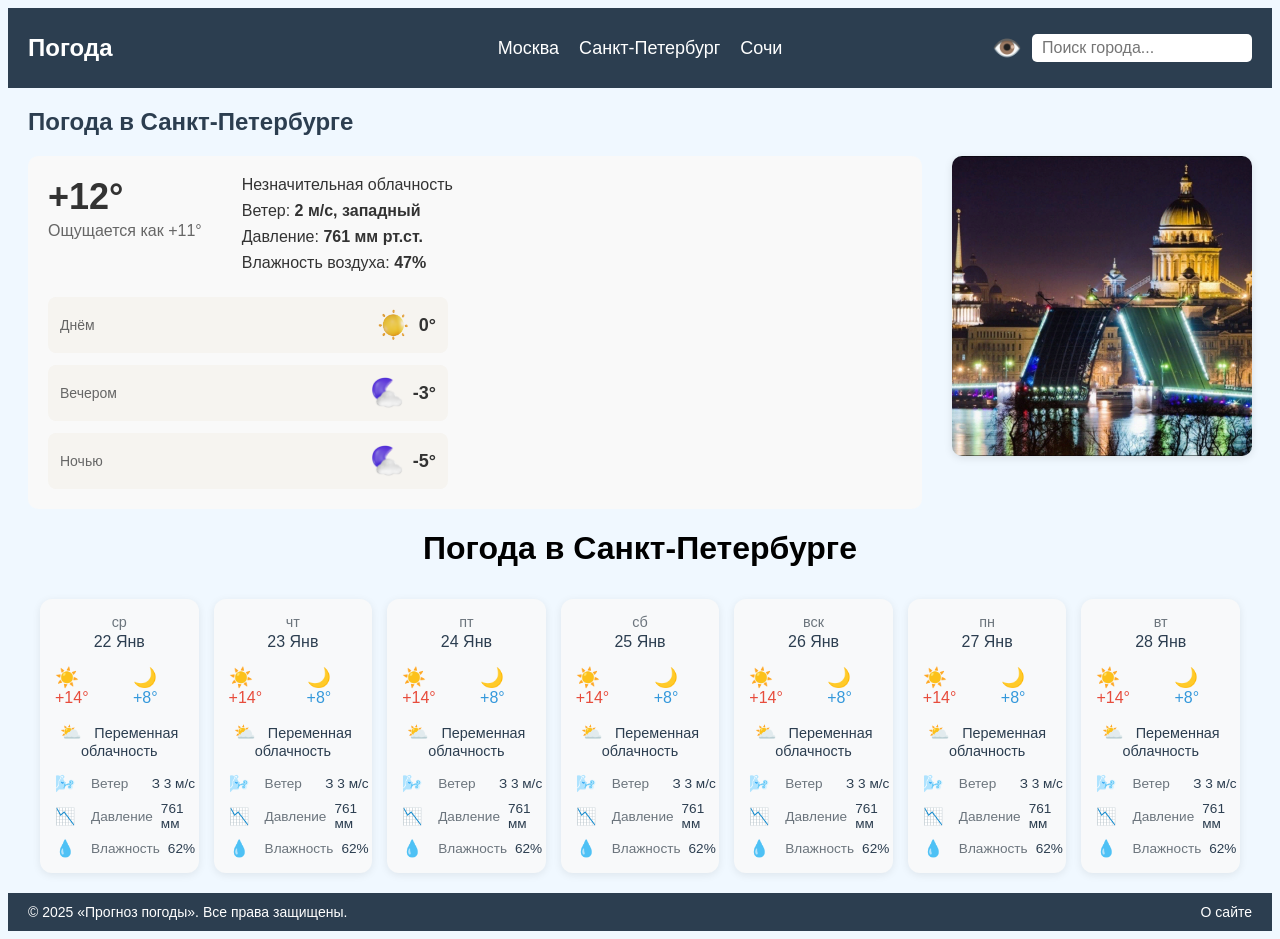
<file: kurs/stpeterburg.html>
<!DOCTYPE html>
<html lang="en">
<head>
    <meta charset="UTF-8">
    <meta name="viewport" content="width=device-width, initial-scale=1.0">
    <title>Прогноз погоды в Санкт-Петербурге</title>
    <link rel="stylesheet" href="style.css">
    <link rel="stylesheet" href="city.css">
</head>
<body>
  <input type="checkbox" id="accessibilityToggle" hidden>
    <header class="header">
        <div class="logo">
            <a href="index.html">Погода</a>
        </div>
        <nav class="nav">
            <a href="moscow.html">Москва</a>
            <a href="stpeterburg.html">Санкт-Петербург</a>
            <a href="sochi.html">Сочи</a>
        </nav>
        <div class="header-right-group">
          <div class="accessibility">
              <label for="accessibilityToggle" class="accessibility-label" 
                     role="button" 
                     aria-label="Включить режим для слабовидящих">
                  <span>👁️</span>
              </label>
          </div>
          <div class="search">
              <input type="text" placeholder="Поиск города...">
          </div>
      </div>
    </header>

    <div class="pgname">
        <span>Погода в Санкт-Петербурге</span>
    </div>

    <div class="weather-main">
        <div class="last-report">
            <div class="current-temp">
                <div class="temp-block">
                    <span class="temp">+12°</span>
                    <span class="apparent">Ощущается как +11°</span>
                </div>
                
                <ul class="weather-conditions">
                    <li class="condition-descr">Незначительная облачность</li>
                    <li>Ветер: <span class="weather-value">2 м/с, западный</span></li>
                    <li>Давление: <span class="weather-value">761 мм рт.ст.</span></li>
                    <li>Влажность воздуха: <span class="weather-value">47%</span></li>
                </ul>
            </div>

            <div class="ext forecast">
                <ul>
                    <li class="ext-item">
                        <div class="ext-wrap">
                            <span class="ext-time">Днём</span>
                            <div class="icon-temp">
                                <img src="icons/sun/sunny.png" alt="Sunny" class="weather-icon">
                                <span class="ext-cond">0°</span>
                            </div>
                        </div>
                    </li>
                    <li class="ext-item">
                        <div class="ext-wrap">
                            <span class="ext-time">Вечером</span>
                            <div class="icon-temp">
                                <img src="icons/moon/cloud.png" alt="Sunny" class="weather-icon">
                                <span class="ext-cond">-3°</span>
                            </div>
                        </div>
                    </li>
                    <li class="ext-item">
                        <div class="ext-wrap">
                            <span class="ext-time">Ночью</span>
                            <div class="icon-temp">
                                <img src="icons/moon/cloud.png" alt="Sunny" class="weather-icon">
                                <span class="ext-cond">-5°</span>
                            </div>
                        </div>
                    </li>
                </ul>
            </div>
        </div>

        <img src="piter.png" alt="Питер" class="city-photo">
    </div>

<h1 class="weather-header">Погода в Санкт-Петербурге</h1>
<div class="weather-container">
  <!-- Повторяющийся блок для каждого дня -->
  <div class="weather-card">
    <div class="weather-header">
      <div class="day-abbr" title="Среда">ср</div>
      <div class="date">22 Янв</div>
    </div>
    
    <div class="temperature">
      <div class="day-temp">
        <span class="icon">☀️</span>
        <span class="value">+14°</span>
      </div>
      <div class="night-temp">
        <span class="icon">🌙</span>
        <span class="value">+8°</span>
      </div>
    </div>

    <div class="weather-status">
      <span class="icon">⛅</span>
      Переменная облачность
    </div>

    <div class="weather-details">
      <div class="detail-item">
        <span class="icon">🌬️</span>
        <span class="label">Ветер</span>
        <span class="value">З 3 м/с</span>
      </div>
      <div class="detail-item">
        <span class="icon">📉</span>
        <span class="label">Давление</span>
        <span class="value">761 мм</span>
      </div>
      <div class="detail-item">
        <span class="icon">💧</span>
        <span class="label">Влажность</span>
        <span class="value">62%</span>
      </div>
    </div>
  </div>
  <div class="weather-card">
    <div class="weather-header">
      <div class="day-abbr" title="Четверг">чт</div>
      <div class="date">23 Янв</div>
    </div>
    
    <div class="temperature">
      <div class="day-temp">
        <span class="icon">☀️</span>
        <span class="value">+14°</span>
      </div>
      <div class="night-temp">
        <span class="icon">🌙</span>
        <span class="value">+8°</span>
      </div>
    </div>

    <div class="weather-status">
      <span class="icon">⛅</span>
      Переменная облачность
    </div>

    <div class="weather-details">
      <div class="detail-item">
        <span class="icon">🌬️</span>
        <span class="label">Ветер</span>
        <span class="value">З 3 м/с</span>
      </div>
      <div class="detail-item">
        <span class="icon">📉</span>
        <span class="label">Давление</span>
        <span class="value">761 мм</span>
      </div>
      <div class="detail-item">
        <span class="icon">💧</span>
        <span class="label">Влажность</span>
        <span class="value">62%</span>
      </div>
    </div>
  </div>
  <div class="weather-card">
    <div class="weather-header">
      <div class="day-abbr" title="Пятница">пт</div>
      <div class="date">24 Янв</div>
    </div>
    
    <div class="temperature">
      <div class="day-temp">
        <span class="icon">☀️</span>
        <span class="value">+14°</span>
      </div>
      <div class="night-temp">
        <span class="icon">🌙</span>
        <span class="value">+8°</span>
      </div>
    </div>

    <div class="weather-status">
      <span class="icon">⛅</span>
      Переменная облачность
    </div>

    <div class="weather-details">
      <div class="detail-item">
        <span class="icon">🌬️</span>
        <span class="label">Ветер</span>
        <span class="value">З 3 м/с</span>
      </div>
      <div class="detail-item">
        <span class="icon">📉</span>
        <span class="label">Давление</span>
        <span class="value">761 мм</span>
      </div>
      <div class="detail-item">
        <span class="icon">💧</span>
        <span class="label">Влажность</span>
        <span class="value">62%</span>
      </div>
    </div>
  </div>
  <div class="weather-card">
    <div class="weather-header">
      <div class="day-abbr" title="Суббота">сб</div>
      <div class="date">25 Янв</div>
    </div>
    
    <div class="temperature">
      <div class="day-temp">
        <span class="icon">☀️</span>
        <span class="value">+14°</span>
      </div>
      <div class="night-temp">
        <span class="icon">🌙</span>
        <span class="value">+8°</span>
      </div>
    </div>

    <div class="weather-status">
      <span class="icon">⛅</span>
      Переменная облачность
    </div>

    <div class="weather-details">
      <div class="detail-item">
        <span class="icon">🌬️</span>
        <span class="label">Ветер</span>
        <span class="value">З 3 м/с</span>
      </div>
      <div class="detail-item">
        <span class="icon">📉</span>
        <span class="label">Давление</span>
        <span class="value">761 мм</span>
      </div>
      <div class="detail-item">
        <span class="icon">💧</span>
        <span class="label">Влажность</span>
        <span class="value">62%</span>
      </div>
    </div>
  </div>
  <div class="weather-card">
    <div class="weather-header">
      <div class="day-abbr" title="Воскресенье">вск</div>
      <div class="date">26 Янв</div>
    </div>
    
    <div class="temperature">
      <div class="day-temp">
        <span class="icon">☀️</span>
        <span class="value">+14°</span>
      </div>
      <div class="night-temp">
        <span class="icon">🌙</span>
        <span class="value">+8°</span>
      </div>
    </div>

    <div class="weather-status">
      <span class="icon">⛅</span>
      Переменная облачность
    </div>

    <div class="weather-details">
      <div class="detail-item">
        <span class="icon">🌬️</span>
        <span class="label">Ветер</span>
        <span class="value">З 3 м/с</span>
      </div>
      <div class="detail-item">
        <span class="icon">📉</span>
        <span class="label">Давление</span>
        <span class="value">761 мм</span>
      </div>
      <div class="detail-item">
        <span class="icon">💧</span>
        <span class="label">Влажность</span>
        <span class="value">62%</span>
      </div>
    </div>
  </div>
  <div class="weather-card">
    <div class="weather-header">
      <div class="day-abbr" title="Понедельник">пн</div>
      <div class="date">27 Янв</div>
    </div>
    
    <div class="temperature">
      <div class="day-temp">
        <span class="icon">☀️</span>
        <span class="value">+14°</span>
      </div>
      <div class="night-temp">
        <span class="icon">🌙</span>
        <span class="value">+8°</span>
      </div>
    </div>

    <div class="weather-status">
      <span class="icon">⛅</span>
      Переменная облачность
    </div>

    <div class="weather-details">
      <div class="detail-item">
        <span class="icon">🌬️</span>
        <span class="label">Ветер</span>
        <span class="value">З 3 м/с</span>
      </div>
      <div class="detail-item">
        <span class="icon">📉</span>
        <span class="label">Давление</span>
        <span class="value">761 мм</span>
      </div>
      <div class="detail-item">
        <span class="icon">💧</span>
        <span class="label">Влажность</span>
        <span class="value">62%</span>
      </div>
    </div>
  </div>
  <div class="weather-card">
    <div class="weather-header">
      <div class="day-abbr" title="Вторник">вт</div>
      <div class="date">28 Янв</div>
    </div>
    
    <div class="temperature">
      <div class="day-temp">
        <span class="icon">☀️</span>
        <span class="value">+14°</span>
      </div>
      <div class="night-temp">
        <span class="icon">🌙</span>
        <span class="value">+8°</span>
      </div>
    </div>

    <div class="weather-status">
      <span class="icon">⛅</span>
      Переменная облачность
    </div>

    <div class="weather-details">
      <div class="detail-item">
        <span class="icon">🌬️</span>
        <span class="label">Ветер</span>
        <span class="value">З 3 м/с</span>
      </div>
      <div class="detail-item">
        <span class="icon">📉</span>
        <span class="label">Давление</span>
        <span class="value">761 мм</span>
      </div>
      <div class="detail-item">
        <span class="icon">💧</span>
        <span class="label">Влажность</span>
        <span class="value">62%</span>
      </div>
    </div>
  </div>
</div>

    <footer class="footer">
        <div class="copyright">
            © 2025 «Прогноз погоды». Все права защищены.
        </div>
        <div class="about">
            <a href="site.html">О сайте</a>
        </div>
    </footer>
</body>
</html>
</file>
<file: kurs/style.css>
body {
    font-family: 'Roboto', Helvetica, sans-serif;
    background-color: aliceblue;
    position: relative;
}

.header, .footer {
    display: flex;
    justify-content: space-between;
    align-items: center;
    padding: 10px 20px;
    background-color: #2c3e50;
    color: white;
}
.header {
    position: relative;
}
.logo a {
    font-size: 24px;
    font-weight: bold;
    color: white;
    text-decoration: none;
}

.header {
    display: grid;
    grid-template-columns: 1fr auto 1fr;
    align-items: center;
    padding: 10px 20px;
    background-color: #2c3e50;
    color: white;
    position: relative;
}

.logo {
    justify-self: start; 
}

.nav {
    grid-column: 2; 
    display: flex;
    gap: 20px;
    justify-self: center; 
}

.header-right-group {
    justify-self: end; 
}

.header-sun {
    position: absolute;
    left: 120px;
    top: 50%;
    transform: translateY(-50%);
    z-index: 1;
}

.nav a {
    color: white;
    text-decoration: none;
    font-size: 18px;
}

.nav a:hover {
    text-decoration: underline;
}



.search input {
    padding: 5px 10px;
    border: none;
    border-radius: 5px;
    font-size: 16px;
}

.footer .copyright {
    font-size: 14px;
}

.footer .about a {
    color: white;
    text-decoration: none;
    font-size: 14px;
}

.footer .about a:hover {
    text-decoration: underline;
}

.weather-now-hourly {
    display: flex;
    justify-content: space-between;
    align-items: stretch;
    gap: 20px;
    min-height: 100px;
}
.weather-container {
    clear: both;
    margin-top: 30px;
}
.loc-now {
    flex: 1;
    background-color: #f9f9f9  !important;
    max-width: 300px;
    display: flex;
    flex-direction: column;
    justify-content: center; 
    align-items: center;
    padding: 10px;
    background-color: #fff;
    border-radius: 5px;
    box-shadow: 0 2px 4px rgba(0, 0, 0, 0.1);
    height: 100%;
    overflow: hidden; 
}

.loc-now-t {
    text-align: center;
    margin-bottom: 10px; 
}

.loc-now-t-city a {
    font-size: 18px; 
    color: #333;
    text-decoration: none;
    white-space: nowrap; 
    overflow: hidden; 
    text-overflow: ellipsis; 
}

.loc-now-time {
    font-size: 12px; 
    color: #666;
    white-space: nowrap; 
    overflow: hidden; 
    text-overflow: ellipsis;
}

.loc-now-temp {
    text-align: center;
    margin-bottom: 10px; 
}

.loc-now-temp-i {
    display: flex;
    align-items: center;
    justify-content: center;
}

.loc-now-temp-i div {
    font-size: 36px;
    font-weight: bold;
    color: #333;
}

.loc-now-temp-atm {
    font-size: 14px; 
    color: #666;
    white-space: nowrap;
    overflow: hidden; 
    text-overflow: ellipsis; 
}

.hourly-forecast {
    flex: 2;
    display: flex;
    gap: 10px;
    justify-content: space-between;
    align-items: stretch;
}

.hour {
    flex: 1;
    text-align: center;
    padding: 10px;
    background-color: #fff;
    border-radius: 5px;
    box-shadow: 0 2px 4px rgba(0, 0, 0, 0.1);
    display: flex;
    flex-direction: column;
    justify-content: center;
    align-items: center;
    height: 100%; 
}

.hour h3 {
    font-size: 14px;
    color: #666;
    margin-bottom: 5px;
}

.hour p {
    font-size: 16px;
    color: #333;
    margin: 0;
}

button:active {
    transform: scale(0.95);
    transition: transform 0.1s;
}




.cities-weather {
    margin: 30px;
    padding: 20px;
    background-color: #f9f9f9;
    border-radius: 10px;
    box-shadow: 0 4px 8px rgba(0, 0, 0, 0.1);
}

.cities-weather h2 {
    font-size: 24px;
    color: #333;
    margin-bottom: 20px;
    text-align: center;
}

.city-list {
    display: grid;
    grid-template-columns: repeat(auto-fit, minmax(200px, 1fr));
    gap: 10px;
}

.city {
    display: flex;
    justify-content: space-between;
    padding: 10px;
    align-items: center; 
    gap: 8px; 
    background-color: #fff;
    border-radius: 5px;
    box-shadow: 0 2px 4px rgba(0, 0, 0, 0.1);
}

.city-name {
    font-size: 16px;
    color: #333;
    flex: 1;
}

.city-temp {
    font-size: 16px;
    color: #666;
}

.popular-cities {
    margin: 20px;
    padding: 20px;
    background-color: #f9f9f9;
    border-radius: 10px;
    box-shadow: 0 4px 8px rgba(0, 0, 0, 0.1);
}

.popular-cities h2 {
    font-size: 24px;
    color: #333;
    margin-bottom: 20px;
    text-align: center;
}

.subscribe-form {
    max-width: 400px;
    margin: 0 0 20px 0; 
    padding: 20px;
    background-color: #f9f9f9;
    border-radius: 8px;
    box-shadow: 0 4px 8px rgba(0, 0, 0, 0.1);
    text-align: center; 
    float: left; 
    clear: both;
}

.subscribe-form label {
    display: block;
    margin-bottom: 10px;
    font-size: 18px;
    color: #333;
}

.subscribe-form input[type="email"] {
    width: 100%;
    padding: 10px;
    margin-bottom: 15px;
    border: 1px solid #ccc;
    border-radius: 4px;
    font-size: 16px;
}

.subscribe-form button {
    padding: 10px 20px;
    background-color: #2c3e50;
    color: white;
    border: none;
    border-radius: 4px;
    font-size: 16px;
    cursor: pointer;
}

.subscribe-form button:hover {
    background-color: #34495e;
}
.weather-icon {
    width: 48px;
    height: 32px;
}


.header-sun {
    position: absolute;
    left: 120px;
    transform: translateY(-50%);
    animation: sun-rotate 8s linear infinite;
    transform-origin: center;
    display: inline-block; 
    width: 40px;
    height: 40px;
}

.header-right-group {
    display: flex;
    align-items: center; 
    gap: 10px; 
    margin-left: auto; 
}

.accessibility-label span {
    display: block; 
    font-size: 24px; 
    line-height: 1;
}

.search input {
    width: 200px; 
}
.accessibility-label {
    cursor: pointer;
    padding: 8px;
    border-radius: 4px;
    transition: 0.3s;
    
}



#accessibilityToggle {
    display: none;
}
#accessibilityToggle:checked ~ .header,
#accessibilityToggle:checked ~ .header,
#accessibilityToggle:checked ~ .content,
#accessibilityToggle:checked ~ .weather-container,
#accessibilityToggle:checked ~ .cities-weather,
#accessibilityToggle:checked ~ .popular-cities,
#accessibilityToggle:checked ~ .footer {
    --text-color: #000 !important;
    --bg-color: #fff !important;
    --contrast-color: #FFD700;
    
    font-size: 20px !important;
    line-height: 1.6;
    color: var(--text-color);
    background: var(--bg-color);
}

#accessibilityToggle:checked ~ .header,
#accessibilityToggle:checked ~ .footer {
    background: #000 !important;
}

#accessibilityToggle:checked ~ * .city,
#accessibilityToggle:checked ~ * .hour,
#accessibilityToggle:checked ~ * .loc-now {
    border: 3px solid var(--contrast-color) !important;
}



@keyframes sun-rotate {
    from { transform: rotate(0deg); }
    to { transform: rotate(360deg); }
}

@media (min-width: 768px) and (max-width: 1024px) {
    .weather-now-hourly {
        flex-direction: column;
    }

    .hourly-forecast {
        flex-direction: row;
        flex-wrap: wrap;
    }

    .hour {
        flex: 1 1 45%; 
    }
    h1 { 
        font-size: 64px; 
    } 
 
    #first { 
        font-size: 32px; 
    } 
 
    h2 { 
        font-size: 48px; 
    } 
 
    .grids { 
        grid-template-columns: repeat(2, 1fr); 
    } 
 
    .picture { 
        height: 350px; 
    }
    
}
@media (max-width: 431px) {
    .header {
      display: flex;
      flex-wrap: wrap;
      gap: 10px;
      padding: 12px 15px;
      position: relative;
    }
  
    .logo {
      order: 1;
      width: 100%;
      text-align: center;
    }
  
    .logo a {
      font-size: 20px;
    }
  
    .header-right-group {
      order: 2;
      display: flex;
      align-items: center;
      gap: 10px;
      width: 100%;
      justify-content: space-between;
    }
  
    .accessibility {
      order: 1;
    }
  
    .search {
      order: 2;
      flex-grow: 1;
      max-width: calc(100% - 40px);
    }
  
    .search input {
      width: 100%;
      padding: 8px 12px;
      font-size: 14px;
      border-radius: 20px;
    }
  
    .nav {
      order: 3;
      width: 100%;
      display: flex;
      flex-wrap: wrap;
      gap: 8px;
      justify-content: center;
      margin-top: 8px;
    }
  
    .nav a {
      font-size: 12px;
      padding: 6px 10px;
      background: #405872;
      border-radius: 4px;
      white-space: nowrap;
      flex-shrink: 0;
    }
  
    .header-sun {
      display: none;
    }
  
    .accessibility-label span {
      font-size: 22px;
      line-height: 1;
    }
  
    .accessibility-label {
      padding: 6px;
      display: flex;
      align-items: center;
    }
    .loc-now {
        flex-direction: column !important; 
        align-items: flex-start;
        padding: 12px !important;
        margin: 0 10px;
        width: calc(100% - 20px);
        min-height: auto;
      }
    
      .loc-now-t-city {
        font-size: 16px !important;
        line-height: 1.2;
        margin-bottom: 4px;
        display: -webkit-box;
        -webkit-box-orient: vertical;
        overflow: hidden;
      }
    
      .loc-now-time {
        font-size: 12px !important;
        opacity: 0.8;
      }
    
      .loc-now-temp-i div {
        font-size: 32px !important; 
        line-height: 1;
      }
    
      .loc-now-temp-atm {
        font-size: 12px !important;
        margin-top: 4px;
      }
    
      .weather-icon {
        width: 32px !important;
        height: 24px !important;
        position: absolute;
        right: 10px;
        top: 50%;
        transform: translateY(-50%);
      }
    
      .hourly-forecast {
        overflow-x: auto; 
        -webkit-overflow-scrolling: touch;
        padding-bottom: 10px;
      }
    
      .hourly-forecast::-webkit-scrollbar {
        height: 3px;
      }
    
      .hour {
        min-width: 80px;
        flex-shrink: 0;
    }
}
</file>
<file: kurs/city.css>
.pgname {
    font-size: 24px;
    font-weight: bold;
    margin: 20px;
    color: #2c3e50;
}

.weather-main {
    display: grid;
    grid-template-columns: 1fr 300px;
    gap: 30px;
    align-items: start;
    margin: 20px;
}

.city-photo {
    width: 100%;
    height: 300px;
    object-fit: cover;
    border-radius: 10px;
    box-shadow: 0 2px 8px rgba(0,0,0,0.1);
}

.last-report {
    background-color: #f9f9f9;
    padding: 20px;
    border-radius: 10px;
}

.current-temp {
    display: flex;
    gap: 40px;
    align-items: start;
    margin-bottom: 25px;
}

.temp-block {
    display: flex;
    flex-direction: column;
    gap: 4px;
}

.temp {
    font-size: 36px;
    font-weight: bold;
    color: #333;
}

.apparent {
    font-size: 16px;
    color: #666;
}

.weather-conditions {
    list-style: none;
    padding: 0;
    margin: 0;
    display: flex;
    flex-direction: column;
    gap: 8px;
    flex: 1;
}

.weather-conditions li {
    font-size: 16px;
    color: #333;
}

.weather-value {
    font-weight: bold;
    color: #2c3e50;
}

.ext.forecast ul {
    list-style: none;
    padding: 0;
    margin: 0;
    display: flex;
    flex-direction: column;
    gap: 12px;
    width: 400px;
}

.ext-wrap {
    display: flex;
    justify-content: space-between;
    align-items: center;
    padding: 12px;
    background: #f6f4f0;
    border-radius: 8px;
}

.icon-temp {
    display: flex;
    align-items: center;
    gap: 10px;
}

.weather-icon {
    width: 32px;
    height: 32px;
}

.ext-cond {
    font-size: 18px;
    font-weight: bold;
    color: #333;
}

.ext-time {
    font-size: 14px;
    color: #666;
}


#forecast {
    width: 100%;
    border-collapse: collapse;
    margin: 20px 0;
}

#forecast td {
    padding: 10px;
    border: 1px solid #ddd;
    text-align: center;
}

.weather-date {
    font-size: 16px;
    color: #333;
    margin-bottom: 10px;
}

.weather-temp {
    font-size: 24px;
    font-weight: bold;
    color: #333;
}

.weather-condition {
    font-size: 14px;
    color: #666;
}

.weather-night {
    font-size: 14px;
    color: #666;
}

.weather-night-temp {
    font-weight: bold;
}

.weather-info {
    font-size: 14px;
    color: #666;
}

.weather-value {
    font-weight: bold;
    color: #333;
}



.weather-report {
    max-width: 800px;
    margin: 0 auto;
    font-family: 'Arial', sans-serif;
  }
  
  .day-card {
    background: #f8f9fa;
    border-radius: 12px;
    padding: 20px;
    margin: 15px 0;
    box-shadow: 0 2px 8px rgba(0,0,0,0.1);
  }
  
  .day-title {
    color: #2c3e50;
    margin: 0 0 15px 0;
    font-size: 1.3em;
  }
  
  .weather-grid {
    display: grid;
    grid-template-columns: repeat(auto-fit, minmax(200px, 1fr));
    gap: 12px;
  }
  
  .weather-item {
    padding: 10px;
    background: white;
    border-radius: 8px;
    font-size: 0.95em;
  }
  
  .icon {
    margin-right: 8px;
    font-size: 1.2em;
  }
  
  .label {
    color: #3498db;
    font-weight: 500;
  }
  
  .temp-day { color: #e74c3c; }
  .temp-night { color: #2980b9; }
  
  .climate-info {
    background: #ecf5fc;
    border-radius: 12px;
    padding: 20px;
    margin-top: 25px;
  }
  
  .climate-list {
    list-style: none;
    padding: 0;
    line-height: 1.6;
  }
  
  .climate-list li {
    margin: 10px 0;
    padding: 8px 12px;
    background: rgba(255,255,255,0.8);
    border-radius: 6px;
  }
  
  .climate-note {
    margin-top: 15px;
    color: #7f8c8d;
    font-size: 0.9em;
  }


  .weather-container {
    display: grid;
    grid-template-columns: repeat(auto-fit, minmax(140px, 1fr));
    gap: 15px;
    padding: 20px;
    max-width: 1200px;
    margin: 0 auto;
  }
  
  .weather-card {
    background: #f8f9fa;
    border-radius: 12px;
    padding: 15px;
    box-shadow: 0 2px 8px rgba(0,0,0,0.08);
    transition: transform 0.2s;
  }
  
  .weather-card:hover {
    transform: translateY(-3px);
  }
  
  .weather-header {
    text-align: center;
    margin-bottom: 12px;
  }
  
  .day-abbr {
    color: #6c757d;
    font-size: 0.9em;
  }
  
  .date {
    font-weight: 500;
    color: #2c3e50;
    margin-top: 3px;
  }
  
  .temperature {
    display: flex;
    justify-content: center;
    gap: 20px;
    margin: 15px 0;
  }
  
  .day-temp .value { color: #e74c3c; }
  .night-temp .value { color: #3498db; }
  
  .weather-status {
    text-align: center;
    font-size: 0.9em;
    color: #2c3e50;
    margin-bottom: 15px;
  }
  
  .weather-details {
    display: grid;
    gap: 8px;
  }
  
  .detail-item {
    display: flex;
    align-items: center;
    gap: 8px;
    font-size: 0.85em;
  }
  
  .icon {
    font-size: 1.2em;
  }
  
  .label {
    color: #6c757d;
    flex-grow: 1;
  }
  
  .value {
    font-weight: 500;
    color: #2c3e50;
  }
  .city-photo {
    transition: transform 0.3s;
}
.city-photo:hover {
    transform: translateY(-10px);
}


#accessibilityToggle:checked ~ * {
  --bg-color: #f0f0f0;
  --text-color: #333;
  --contrast-color: #000;
  --element-bg: #e0e0e0;
  --border-color: #555;
  
  font-family: Arial, sans-serif !important;
  font-size: 18px !important;
  line-height: 1.6 !important;
}

#accessibilityToggle:checked ~ .header,
#accessibilityToggle:checked ~ .footer,
#accessibilityToggle:checked ~ * {
  background: gray !important;
  color: white !important;
}

#accessibilityToggle:checked ~ * .weather-card,
#accessibilityToggle:checked ~ * .last-report,
#accessibilityToggle:checked ~ * .hour {
  background: var(--element-bg) !important;
  border: 2px solid var(--border-color) !important;
}

#accessibilityToggle:checked ~ * h1,
#accessibilityToggle:checked ~ * h2,
#accessibilityToggle:checked ~ * h3 {
  color: var(--contrast-color) !important;
  text-decoration: underline !important;
}

#accessibilityToggle:checked ~ * a,
#accessibilityToggle:checked ~ * button {
  color: white !important;
  text-decoration: underline !important;
  border: 2px solid #000 !important;
  padding: 8px 12px !important;
}

#accessibilityToggle:checked ~ * .weather-icon {
  filter: contrast(200%) !important;
  border: 2px solid #000 !important;
  padding: 2px;
}

#accessibilityToggle:checked ~ * input,
#accessibilityToggle:checked ~ * select {
  border: 3px solid #000 !important;
  padding: 12px !important;
  font-size: 18px !important;
}

#accessibilityToggle:checked ~ * {
  letter-spacing: 0.5px !important;
  word-spacing: 1px !important;
}

#accessibilityToggle:checked ~ * ::selection {
  background: yellow !important;
  color: black !important;
}

body, .weather-card, .header {
  transition: 
    background-color 0.3s ease,
    color 0.3s ease,
    border-color 0.3s ease;
}




@media (max-width: 431px) {
  .header {
    grid-template-columns: 1fr;
    padding: 10px;
    gap: 12px;
  }

  .nav {
    order: 3;
    flex-wrap: wrap;
    gap: 8px;
    justify-content: center;
  }

  .nav a {
    font-size: 12px;
    padding: 6px 8px;
    background: #405872;
    border-radius: 4px;
  }

  .header-right-group {
    order: 2;
    justify-content: space-between;
    gap: 10px;
  }

  .search input {
    width: 100%;
    font-size: 14px;
    padding: 8px 12px;
  }

  .pgname {
    font-size: 20px;
    margin: 15px 10px;
    text-align: center;
  }

  .weather-main {
    grid-template-columns: 1fr;
    margin: 10px;
    gap: 20px;
  }

  .city-photo {
    height: 200px;
    order: -1;
  }

  .last-report {
    padding: 15px;
  }

  .current-temp {
    flex-direction: column;
    gap: 20px;
  }

  .temp {
    font-size: 28px;
  }

  .weather-conditions {
    gap: 6px;
  }

  .weather-conditions li {
    font-size: 14px;
  }

  .ext.forecast ul {
    width: 100%;
  }

  .ext-wrap {
    padding: 8px;
  }

  .ext-cond {
    font-size: 16px;
  }

  .weather-container {
    grid-template-columns: 1fr;
    padding: 10px;
    gap: 12px;
  }

  .weather-card {
    padding: 12px;
  }

  .temperature {
    gap: 15px;
    margin: 10px 0;
  }

  .day-temp .value,
  .night-temp .value {
    font-size: 14px;
  }

  .weather-status {
    font-size: 12px;
    margin-bottom: 10px;
  }

  .detail-item {
    font-size: 12px;
  }

  .footer {
    flex-direction: column;
    text-align: center;
    gap: 8px;
    padding: 15px 10px;
  }

  .weather-icon {
    width: 28px;
    height: 28px;
  }

  .ext-time {
    font-size: 12px;
  }

  .apparent {
    font-size: 14px;
  }
}

@media (min-width: 768px) and (max-width: 1024px) {
  .header {
    grid-template-columns: 120px auto 200px;
    padding: 15px 25px;
  }

  .nav {
    gap: 25px;
  }

  .nav a {
    font-size: 16px;
    padding: 8px 12px;
  }

  .search input {
    width: 180px;
    padding: 10px 15px;
  }

  .pgname {
    font-size: 28px;
    margin: 30px 25px;
  }

  .weather-main {
    grid-template-columns: 1.5fr 1fr;
    gap: 40px;
    margin: 25px;
  }

  .city-photo {
    height: 400px;
  }

  .temp {
    font-size: 42px;
  }

  .apparent {
    font-size: 18px;
  }

  .weather-conditions li {
    font-size: 18px;
  }

  .ext.forecast ul {
    width: 100%;
  }

  .ext-wrap {
    padding: 15px;
  }

  .weather-container {
    grid-template-columns: repeat(3, 1fr);
    gap: 20px;
    padding: 25px;
  }

  .weather-card {
    padding: 20px;
  }

  .temperature {
    gap: 25px;
  }

  .day-temp .value,
  .night-temp .value {
    font-size: 20px;
  }

  .weather-status {
    font-size: 16px;
  }

  .accessibility-label span {
    font-size: 28px;
  }

  @media (orientation: landscape) {
    .weather-main {
      grid-template-columns: 1fr 350px;
    }
    
    .city-photo {
      height: 300px;
    }
    
    .weather-container {
      grid-template-columns: repeat(4, 1fr);
    }
  }
}
</file>
